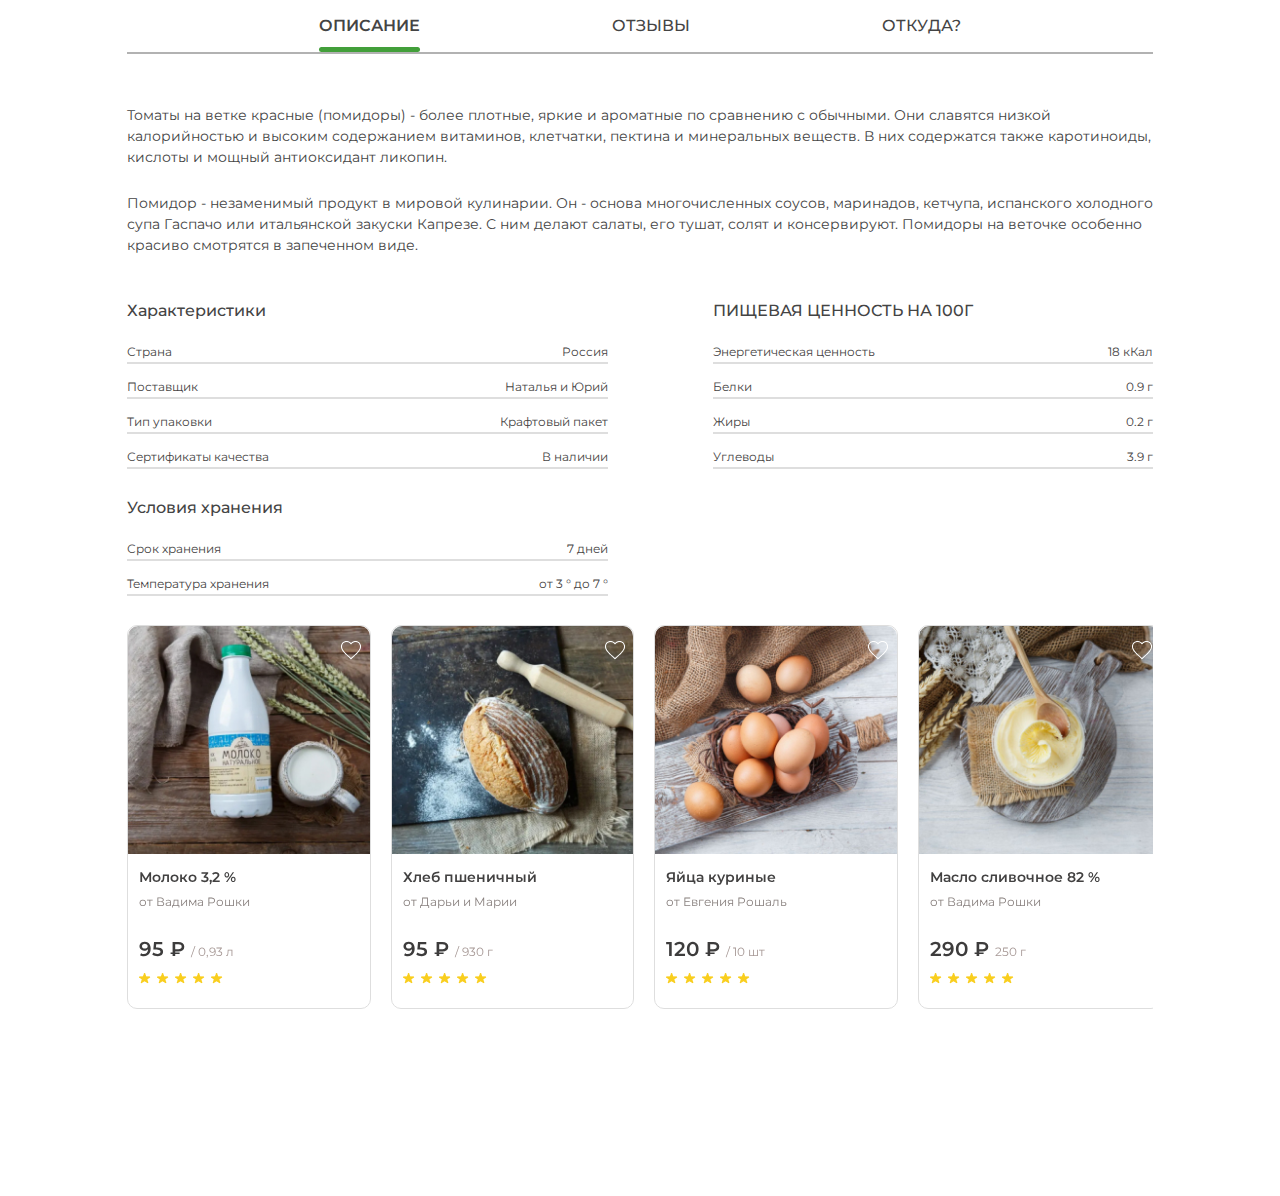
<file: index.html>
<!DOCTYPE html>
<html lang="ru">
  <head>
    <meta charset="UTF-8" />
    <meta name="viewport" content="width=device-width, initial-scale=1.0" />
    <link rel="preconnect" href="https://fonts.googleapis.com" />
    <link rel="preconnect" href="https://fonts.gstatic.com" crossorigin />
    <link
      href="https://fonts.googleapis.com/css2?family=Montserrat:ital,wght@0,100..900;1,100..900&display=swap"
      rel="stylesheet"
    />
    <title>Томаты на ветке красные</title>
    <link
      rel="stylesheet"
      href="https://cdn.jsdelivr.net/npm/swiper@11/swiper-bundle.min.css"
    />
    <link rel="stylesheet" href="./style/style.css" />
  </head>
  <body>
    <div class="container">
      <div class="pages">
        <a href="./index.html" class="pages__active pages__title">Описание</a>
        <a href="./feedbacks.html" class="pages__title">Отзывы</a>
        <a href="./purveyor.html" class="pages__title">Откуда?</a>
      </div>
      <hr style="border: 0.50px solid #B2B2B2" />
      <div class="description">
        <p class="description__text">
          Томаты на ветке красные (помидоры) - более плотные, яркие и ароматные
          по сравнению с обычными. Они славятся низкой калорийностью и высоким
          содержанием витаминов, клетчатки, пектина и минеральных веществ. В них
          содержатся также каротиноиды, кислоты и мощный антиоксидант ликопин.
        </p>
        <p class="description__text">
          Помидор - незаменимый продукт в мировой кулинарии. Он - основа
          многочисленных соусов, маринадов, кетчупа, испанского холодного супа
          Гаспачо или итальянской закуски Капрезе. С ним делают салаты, его
          тушат, солят и консервируют. Помидоры на веточке особенно красиво
          смотрятся в запеченном виде.
        </p>
      </div>
      <section class="product">
        <div class="product__left">
          <div class="product__characteristics">
            <h2 class="product__title">Характеристики</h2>
            <div class="product__grid">
              <div class="product__item">
                <span class="product__label">Страна</span>
                <span class="product__value">Россия</span>
              </div>
              <div class="product__item">
                <span class="product__label">Поставщик</span>
                <span class="product__value"
                  >Наталья и Юрий</span
                >
              </div>
              <div class="product__item">
                <span class="product__label">Тип упаковки</span>
                <span class="product__value">Крафтовый пакет</span>
              </div>
              <div class="product__item">
                <span class="product__label">Сертификаты качества</span>
                <span class="product__value">В наличии</span>
              </div>
            </div>
          </div>
          <div class="product__storage-conditions">
            <h2 class="product__title">Условия хранения</h2>
            <div class="product__grid">
              <div class="product__item">
                <span class="product__label">Срок хранения</span>
                <span class="product__value">7 дней</span>
              </div>
              <div class="product__item">
                <span class="product__label">Температура хранения</span>
                <span class="product__value">от 3 ° до 7 °</span>
              </div>
            </div>
          </div>
        </div>
        <div class="product__right">
          <h2 class="product__title">ПИЩЕВАЯ ЦЕННОСТЬ НА 100Г</h2>
          <div class="product__grid">
            <div class="product__item">
              <span class="product__label">Энергетическая ценность</span>
              <span class="product__value">18 кКал</span>
            </div>
            <div class="product__item">
              <span class="product__label">Белки</span>
              <span class="product__value">0.9 г</span>
            </div>
            <div class="product__item">
              <span class="product__label">Жиры</span>
              <span class="product__value">0.2 г</span>
            </div>
            <div class="product__item">
              <span class="product__label">Углеводы</span>
              <span class="product__value">3.9 г</span>
            </div>
          </div>
        </div>
      </section>

      <div class="gallary">
        <div class="swiper-wrapper">
          <div class="card swiper-slide">
            <div class="foto-slide">
              <img class="img" src="./img/milk.jpg" />
            </div>
            <div class="card__wish">
              <img
                src="./img/heart.png"
                alt="heart non active"
                class="card__heart"
              />
            </div>
            <div class="card__text">
              <h1 class="card__title">Молоко 3,2 %</h1>
              <p class="card__from">от Вадима Рошки</p>
              <p class="card__price">
                95 ₽ <span class="card__how-many">/ 0,93 л</span>
              </p>
              <img src="./img/rating.png" alt="stars" class="card__rating" />
            </div>
          </div>
          <div class="card swiper-slide">
            <div class="foto-slide">
              <img class="img" src="./img/bread.jpg" />
            </div>
            <div class="card__wish">
              <img
                src="./img/heart.png"
                alt="heart non active"
                class="card__heart"
              />
            </div>
            <div class="card__text">
              <h1 class="card__title">Хлеб пшеничный</h1>
              <p class="card__from">от Дарьи и Марии</p>
              <p class="card__price">
                95 ₽ <span class="card__how-many">/ 930 г </span>
              </p>
              <img src="./img/rating.png" alt="stars" class="card__rating" />
            </div>
          </div>
          <div class="card swiper-slide">
            <div class="foto-slide">
              <img class="img" src="./img/eggs.jpg" />
            </div>
            <div class="card__wish">
              <img
                src="./img/heart.png"
                alt="heart non active"
                class="card__heart"
              />
            </div>

            <div class="card__text">
              <h1 class="card__title">Яйца куриные</h1>
              <p class="card__from">от Евгения Рошаль</p>
              <p class="card__price">120 ₽
                <span class="card__how-many">/ 10 шт</span>
              </p>
              <img src="./img/rating.png" alt="stars" class="card__rating" />
            </div>
          </div>
          <div class="card swiper-slide">
            <div class="foto-slide">
              <img class="img" src="./img/butter.jpg" />
            </div>
            <div class="card__wish">
              <img
                src="./img/heart.png"
                alt="heart non active"
                class="card__heart"
              />
            </div>
            <div class="card__text">
              <h1 class="card__title">Масло сливочное 82 %</h1>
              <p class="card__from">от Вадима Рошки</p>
              <p class="card__price">
                290 ₽ <span class="card__how-many">250 г</span>
              </p>
              <img src="./img/rating.png" alt="stars" class="card__rating" />
            </div>
          </div>
          <div class="card swiper-slide">
            <div class="foto-slide">
              <img class="img" src="./img/butter.jpg" />
            </div>
            <div class="card__wish">
              <img
                src="./img/heart.png"
                alt="heart non active"
                class="card__heart"
              />
            </div>
            <div class="card__text">
              <h1 class="card__title">Молоко 3,2 %</h1>
              <p class="card__from">от Вадима Рошки</p>
              <p class="card__price">
                95 ₽ <span class="card__how-many">/ 0,93 л</span>
              </p>
              <img src="./img/rating.png" alt="stars" class="card__rating" />
            </div>
          </div>
        </div>
      </div>
    </div>

    <script src="https://cdn.jsdelivr.net/npm/swiper@11/swiper-bundle.min.js"></script>
    <script src="./script/script.js"></script>
  </body>
</html>
</file>
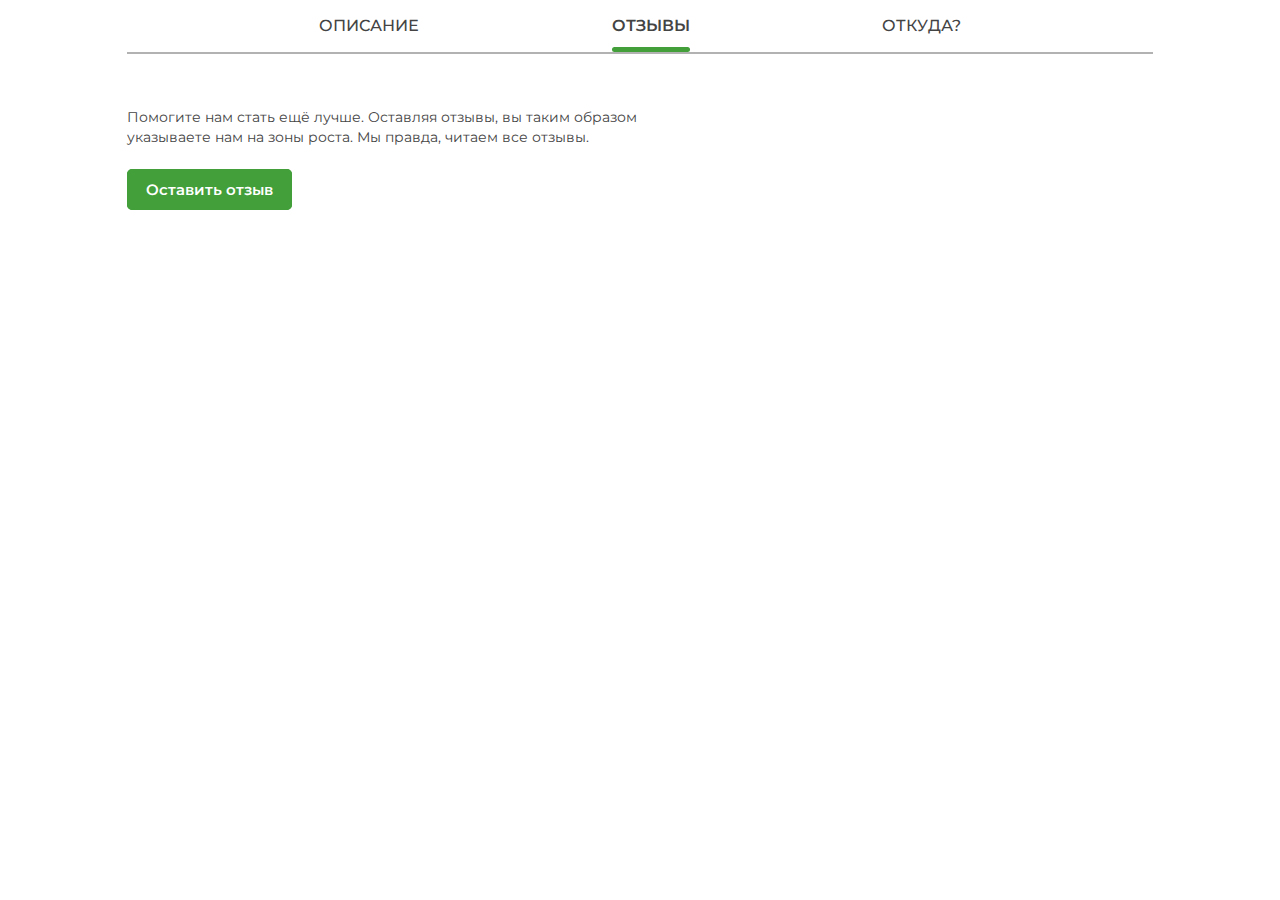
<file: feedbacks.html>
<!DOCTYPE html>
<html lang="ru">
  <head>
    <meta charset="UTF-8" />
    <meta name="viewport" content="width=device-width, initial-scale=1.0" />
    <link rel="preconnect" href="https://fonts.googleapis.com" />
    <link rel="preconnect" href="https://fonts.gstatic.com" crossorigin />
    <link
      href="https://fonts.googleapis.com/css2?family=Montserrat:ital,wght@0,100..900;1,100..900&display=swap"
      rel="stylesheet"
    />
    <title>Отзывы</title>
    <link rel="stylesheet" href="./style/style.css" />
  </head>
  <body>
    <div class="container">
      <div class="pages">
        <a href="./index.html" class="pages__title">Описание</a>
        <a href="./feedbacks.html" class="pages__active pages__title">Отзывы</a>
        <a href="./purveyor.html" class="pages__title">Откуда?</a>
      </div>
      <hr style="border: 0.5px solid #B2B2B2" />

      <div class="reviews">
        <div class="reviews__description"><p class="reviews__description">Помогите нам стать ещё лучше. Оставляя отзывы, вы таким образом указываете нам на зоны роста. Мы правда, читаем все отзывы.</p></div>
        <div class="reviews__button-block"><a href="#" class="reviews__button">Оставить отзыв</a></div>
      </div>
    </div>
  </body>
</html>
</file>
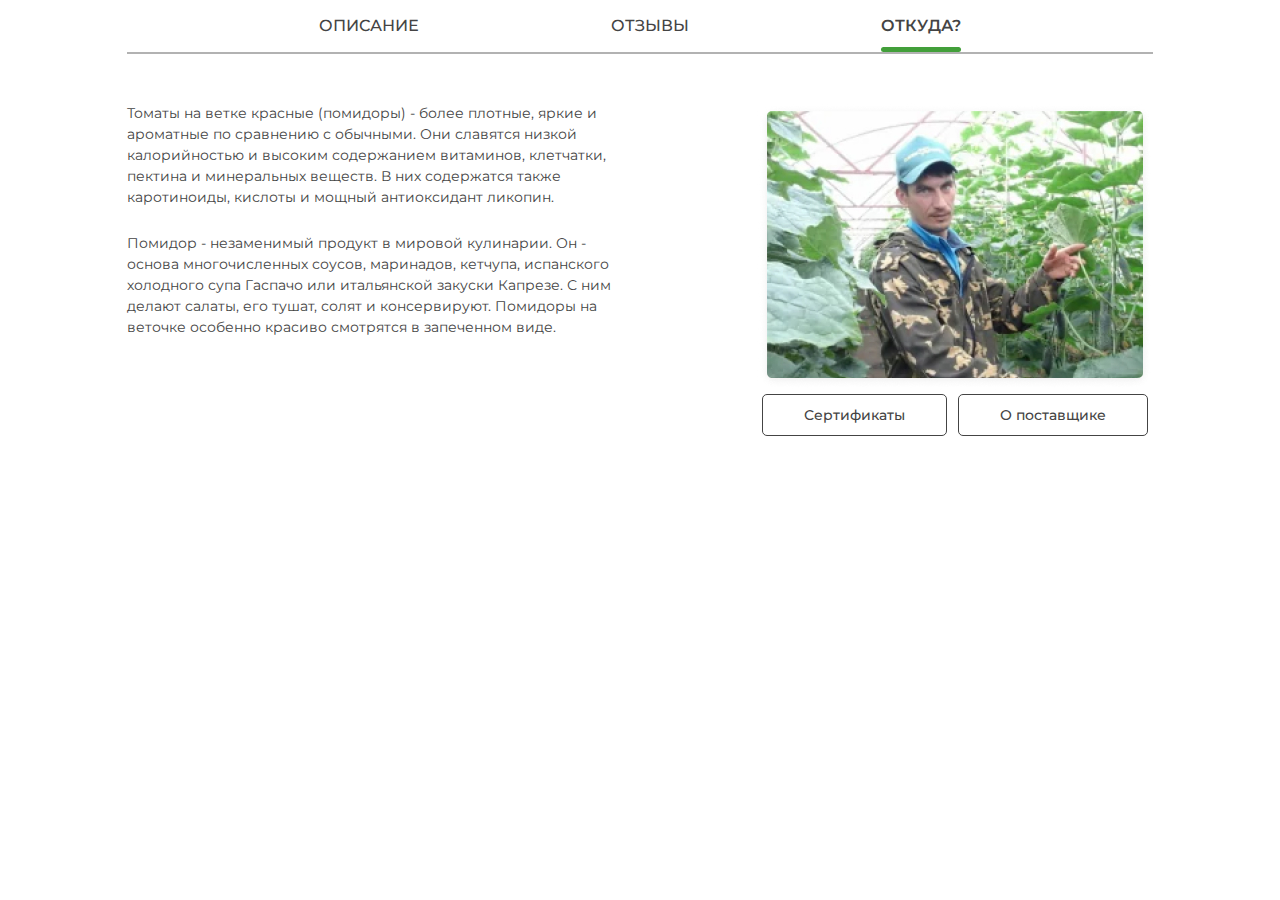
<file: purveyor.html>
<!DOCTYPE html>
<html lang="ru">
  <head>
    <meta charset="UTF-8" />
    <meta name="viewport" content="width=device-width, initial-scale=1.0" />
    <link rel="preconnect" href="https://fonts.googleapis.com" />
    <link rel="preconnect" href="https://fonts.gstatic.com" crossorigin />
    <link
      href="https://fonts.googleapis.com/css2?family=Montserrat:ital,wght@0,100..900;1,100..900&display=swap"
      rel="stylesheet"
    />
    <title>Откуда?</title>
    <link rel="stylesheet" href="./style/style.css" />
  </head>
  <body>
    <div class="container">
      <div class="pages">
        <a href="./index.html" class="pages__title">Описание</a>
        <a href="./feedbacks.html" class="pages__title">Отзывы</a>
        <a href="./purveyor.html" class="pages__active pages__title">Откуда?</a>
      </div>
      <hr style="border: 0.5px solid #b2b2b2" />

      <div class="purveyor">
        <div class="purveyor__product">
          <p class="description__text">
            Томаты на ветке красные (помидоры) - более плотные, яркие и
            ароматные по сравнению с обычными. Они славятся низкой калорийностью
            и высоким содержанием витаминов, клетчатки, пектина и минеральных
            веществ. В них содержатся также каротиноиды, кислоты и мощный
            антиоксидант ликопин.
          </p>
          <p class="description__text">
            Помидор - незаменимый продукт в мировой кулинарии. Он - основа
            многочисленных соусов, маринадов, кетчупа, испанского холодного супа
            Гаспачо или итальянской закуски Капрезе. С ним делают салаты, его
            тушат, солят и консервируют. Помидоры на веточке особенно красиво
            смотрятся в запеченном виде.
          </p>
        </div>
        <div class="purveyor__about">
            <img src="./img/purveyor.jpg" alt="person" class="purveyor__img">
            <div class="purveyor__documents">
                <a href="#" class="purveyor__button purveyor__button-first">Сертификаты</a>
                <a href="#" class="purveyor__button purveyor__button-second">О поставщике</a>
            </div>
        </div>
      </div>
    </div>
  </body>
</html>
</file>
<file: style/style.css>
* {
  margin: 0;
  padding: 0;
}

body {
  font-family: "Montserrat", sans-serif;
}

a {
  text-decoration: none;
}

.container {
  max-width: 1026px;
  padding-left: 20px;
  padding-right: 20px;
  margin: 0 auto 187px;
}

.pages {
  display: flex;
  justify-content: space-evenly;
  align-items: center;
  padding-top: 16px;
  padding-bottom: 16px;
}
.pages__title {
  font-family: "Montserrat", sans-serif;
  font-weight: 500;
  font-size: 16px;
  line-height: 125%;
  color: #444;
  text-transform: uppercase;
  position: relative;
}
.pages__active {
  font-weight: 600;
}
.pages__active:after {
  content: "";
  border-radius: 12px;
  display: block;
  width: 100%;
  height: 5px;
  background-color: #429f3a;
  position: absolute;
  top: 155%;
}

.description {
  margin-top: 51px;
}
.description__text {
  font-family: "Montserrat", sans-serif;
  font-weight: 400;
  font-size: 14px;
  line-height: 143%;
  color: #444;
  line-height: 1.5;
}
.description__text:first-of-type {
  margin-bottom: 25px;
}
.description__text:nth-of-type(2) {
  margin-bottom: 45px;
}

.product {
  display: grid;
  grid-template-columns: 1fr 0.75fr;
}
.product__title {
  font-family: "Montserrat", sans-serif;
  font-weight: 500;
  font-size: 16px;
  line-height: 125%;
  color: #444;
  padding-bottom: 21px;
}
.product__left {
  display: flex;
  flex-direction: column;
  margin-right: 18%;
}
.product__grid {
  display: grid;
  grid-template-columns: auto auto;
  gap: 13px 0;
}
.product__item {
  font-family: "Montserrat", sans-serif;
  font-weight: 400;
  font-size: 12px;
  line-height: 167%;
  color: #454343;
  display: contents;
}
.product__grid {
  margin-bottom: 29px;
}
.product__label {
  border-bottom: 2px solid #dedede;
}
.product__value {
  text-align: right;
  border-bottom: 2px solid #dedede;
}

.card {
  border: 1px solid #dedede;
  border-radius: 10px;
}
.card__wish {
  position: absolute;
  top: 15px;
  left: 213px;
}
.card__text {
  padding-left: 11px;
  padding-top: 14px;
}
.card__title {
  font-family: var(--font-family);
  font-weight: 600;
  font-size: 14px;
  line-height: 129%;
  color: #424141;
}
.card__from {
  font-family: var(--font-family);
  font-weight: 400;
  font-size: 12px;
  line-height: 150%;
  color: #89817f;
  padding-top: 7px;
}
.card__price {
  font-family: var(--font-family);
  font-weight: 600;
  font-size: 20px;
  line-height: 90%;
  color: #3d3c3c;
  padding-top: 29px;
}
.card__how-many {
  font-weight: 400;
  font-size: 12px;
  color: #a69895;
}
.card__rating {
  padding-top: 12px;
  padding-bottom: 19.8px;
}

.img {
  border-radius: 10px 10px 0 0;
}

.inner {
  display: flex;
  justify-content: center;
  align-items: center;
  max-width: 1180px;
  width: 100%;
  height: auto;
  margin: 50px auto;
  position: relative;
}

.gallary {
  display: flex;
  max-width: 1180px;
  width: 100%;
  height: auto;
  overflow: hidden;
}

.gallary .swiper-wrapper {
  box-sizing: content-box;
}

.foto-slide {
  display: flex;
  justify-content: center;
  align-items: center;
  width: auto;
  height: auto;
}

.foto-slide img {
  max-width: 100%;
  width: auto;
  height: auto;
  max-height: 380px;
}

.reviews {
  margin-top: 53px;
}
.reviews__description {
  max-width: 523px;
  font-family: var(--font-family);
  font-weight: 400;
  font-size: 14px;
  line-height: 143%;
  color: #444;
  margin-bottom: 33px;
}
.reviews__button {
  border: solid 1px #429f3a;
  background-color: #429f3a;
  padding: 10px 18px;
  border-radius: 5px;
  font-family: var(--font-family);
  font-weight: 600;
  font-size: 15px;
  line-height: 133%;
  text-align: center;
  color: #fff;
}

.purveyor {
  margin-top: 49px;
  display: flex;
  justify-content: space-between;
}
.purveyor__product {
  max-width: 511px;
}
.purveyor__img {
  max-width: 100%;
}
.purveyor__documents {
  display: flex;
  justify-content: space-around;
}
.purveyor__button {
  border: solid 0.5px #444444;
  padding: 10px 41px;
  border-radius: 5px;
  font-family: var(--font-family);
  font-weight: 500;
  font-size: 14px;
  line-height: 143%;
  text-align: center;
  color: #444;
}

@media (max-width: 1250px) {
  .gallary {
    max-width: 1200px;
  }
}
@media (max-width: 800px) {
  .gallary {
    max-width: 730px;
  }
  .product {
    display: block;
  }
  .product__left {
    margin-right: 0;
  }
  .purveyor {
    display: flex;
    flex-direction: column;
    align-items: center;
  }
  .purveyor__button {
    padding: 9px 20px;
  }
}
@media (max-width: 375px) {
  .gallary {
    max-width: 320px;
  }
  .pages {
    justify-content: space-between;
  }
  .reviews__button-block {
    display: flex;
    justify-content: center;
  }
}/*# sourceMappingURL=style.css.map */
</file>
